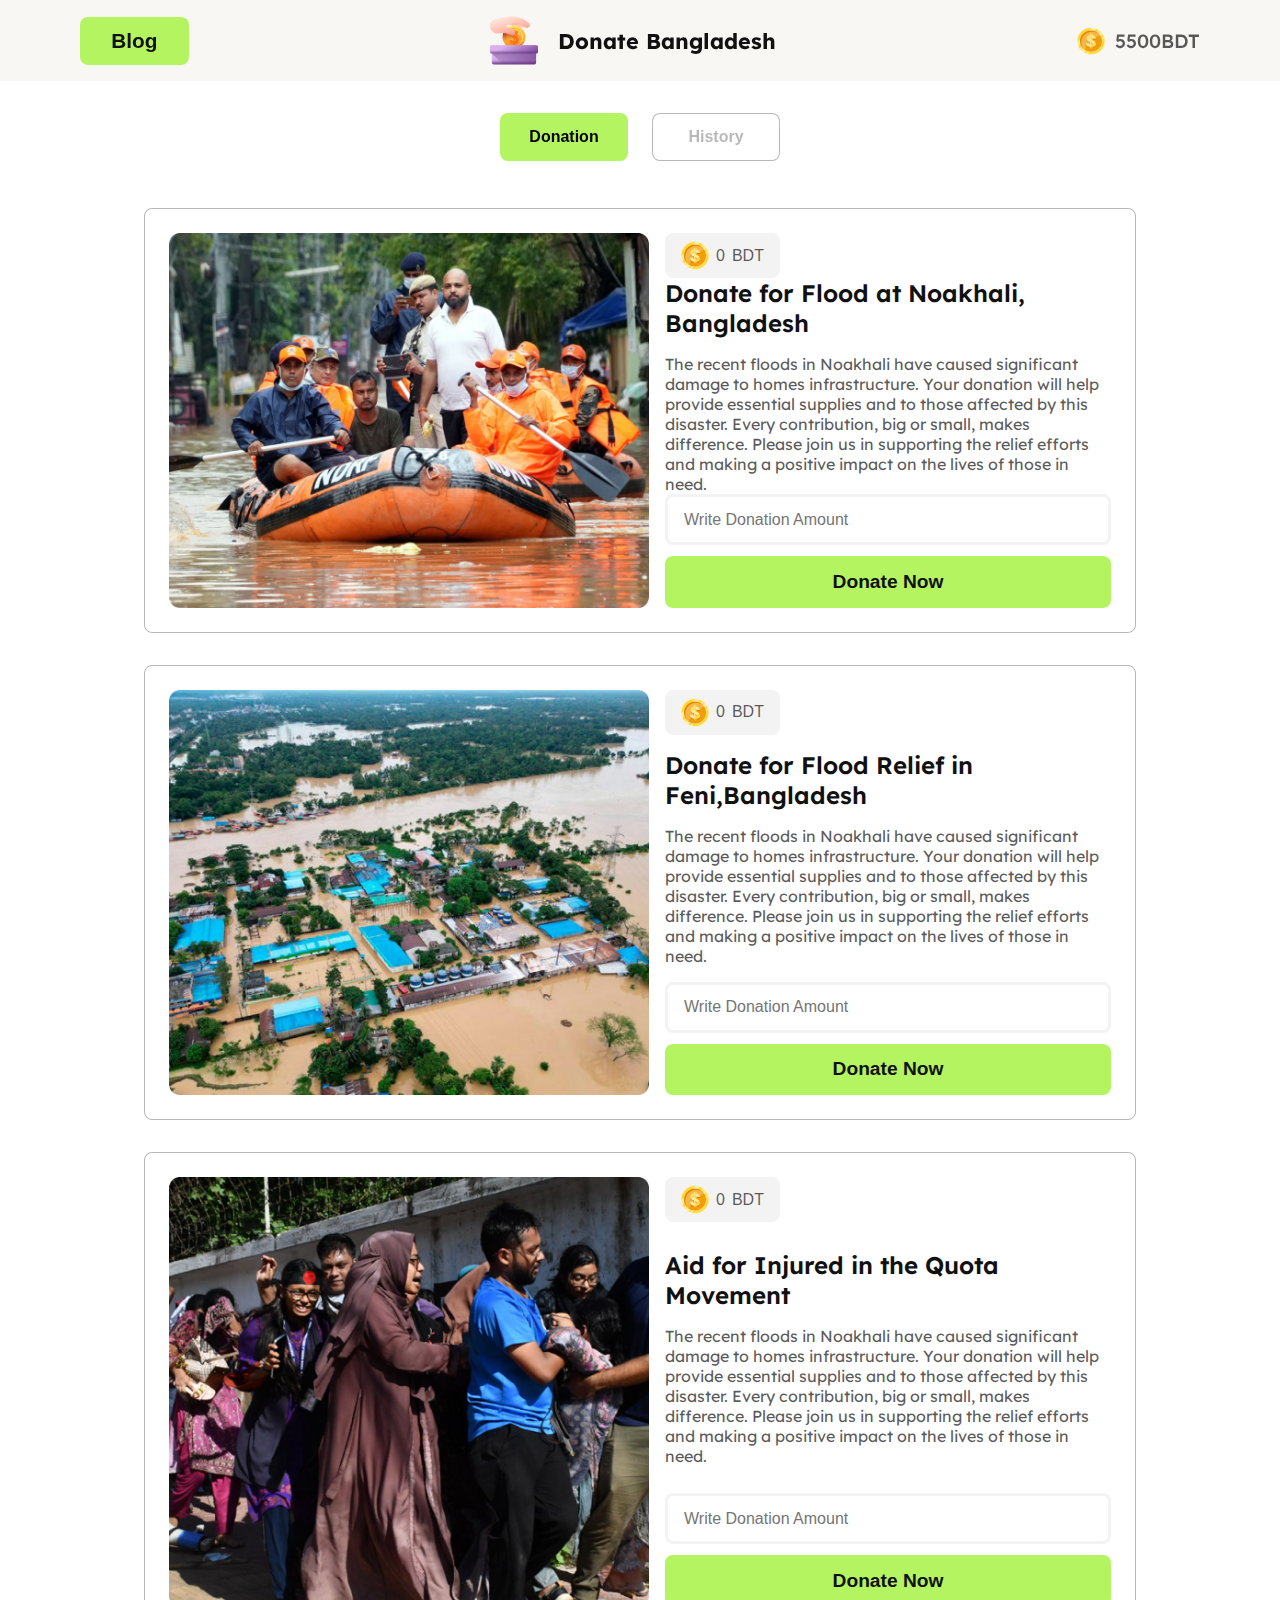
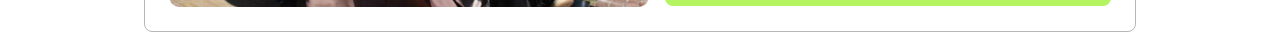
<file: index.html>
<!DOCTYPE html>
<html lang="en">
<head>
    <meta charset="UTF-8">
    <meta name="viewport" content="width=device-width, initial-scale=1.0">
    <title>Assignment 5</title>
    <link rel="shortcut icon" href="assets/logo.svg" type="image/x-icon">
    <link rel="stylesheet" href="style.css">
    <link rel="stylesheet" href="https://cdnjs.cloudflare.com/ajax/libs/font-awesome/6.6.0/css/all.min.css" integrity="sha512-Kc323vGBEqzTmouAECnVceyQqyqdsSiqLQISBL29aUW4U/M7pSPA/gEUZQqv1cwx4OnYxTxve5UMg5GT6L4JJg==" crossorigin="anonymous" referrerpolicy="no-referrer" />
</head>
<body>
    <nav class="first-nav">
        <!-- Blog -->
        <div class="nav-container">
            <div>
                <button id="blog">Blog</button>
            </div>
            <!-- Logo -->
            <div>
                <img src="assets/logo.png" alt="Brand logo"><h1>Donate Bangladesh</h1>
            </div>
            <!-- wallet -->
            <div>
                <img src="assets/coin.png" alt="Wallet coin image" width="28px" height="28px">
                <p id="wallet-balance">5500</p>
                <p>BDT</p>
            </div>
        </div>
        <div class="donation-and-history">
            <button class="active" id="donateSectionButton">Donation</button>
            <button class="a" id="historySectionButton">History</button>
        </div>
    </nav>
    <!-- another nav -->
    <nav class="second-nav">
        <!-- Blog -->
        <div class="nav-container">
            <!-- Logo -->
            <div style="font-weight: 500; font-size: 2.5rem;">=</div>
            <div>
                <img src="assets/logo.png" alt="Brand logo" class="asd"><h1>Donate Bangladesh</h1>
            </div>
            <!-- wallet -->
        </div>
        <!-- <div class="opens" id="opens" style="height: 100%;">
            <div>
                <button id="blog" class="rt">Blog</button>
                <div class="coinss">
                    <img src="assets/coin.png" alt="Wallet coin image" width="28px" height="28px">
                    <p id="wallet-balance">5500</p>
                    <p>BDT</p>
                </div>
            </div>
            <div style="font-weight: 500; font-size: 2rem;" onclick="close()">X</div>
        </div> -->
        <div class="donation-and-history">
            <button onclick="btn1()" class="active" id="donateSectionButton">Donation</button>
            <button onclick="btn2()" class="a" id="historySectionButton">History</button>
        </div>
    </nav>
    <main>
        <section class="donate-section" id="donate-sec">
                <!-- Card 1 -->
        <div>
            <img src="assets/noakhali.png" alt="Noakhali">
            <div>
                <button class="people-donate-amount"><img src="assets/coin.png"><p id="total-donation">0</p><p>BDT</p></button>
                <div class="para">
                    <h2>Donate for Flood at Noakhali, Bangladesh</h2>
                <p class="paragraph"> The recent floods in Noakhali have caused significant damage to homes  infrastructure. Your donation will help provide essential supplies and  to those affected by this disaster. Every contribution, big or small, makes  difference. Please join us in supporting the relief efforts and making a positive impact on the lives of those in need.</p>
                </div>
                <div class="donation-part">
                    <input id="input1" type="number" placeholder="Write Donation Amount">
                    <button id="button1" onclick="donateButton(document.getElementById('total-donation'), document.getElementById('input1'), document.getElementById('button1'))">Donate Now</button>
                </div>
            </div>
        </div>
        <!-- Card 2 -->
        <div>
            <img src="assets/feni.png" alt="Feni Flood" >
            <div>
                <button class="people-donate-amount"><img src="assets/coin.png"><p id="total-donation2">0</p><p>BDT</p></button>
                <div class="para">
                    <h2>Donate for Flood Relief in Feni,Bangladesh</h2>
                <p class="paragraph"> The recent floods in Noakhali have caused significant damage to homes  infrastructure. Your donation will help provide essential supplies and  to those affected by this disaster. Every contribution, big or small, makes  difference. Please join us in supporting the relief efforts and making a positive impact on the lives of those in need.</p>
                </div>
                <div class="donation-part">
                    <input id="input2" type="number" placeholder="Write Donation Amount">
                    <button id="button2" onclick="donateButton(document.getElementById('total-donation2'), document.getElementById('input2'), document.getElementById('button2'))">Donate Now</button>
                </div>
            </div>
        </div>
        <!-- Card 3 -->
        <div>
            <img src="assets/quota-protest.png" alt="Quota movement">
            <div>
                <button class="people-donate-amount"><img src="assets/coin.png"><p id="total-donation3">0</p><p>BDT</p></button>
                <div class="para">
                    <h2>Aid for Injured in the Quota Movement</h2>
                <p class="paragraph"> The recent floods in Noakhali have caused significant damage to homes  infrastructure. Your donation will help provide essential supplies and  to those affected by this disaster. Every contribution, big or small, makes  difference. Please join us in supporting the relief efforts and making a positive impact on the lives of those in need.</p>
                </div>
                <div class="donation-part">
                    <input id="input3" type="number" placeholder="Write Donation Amount">
                    <button id="button3" onclick="donateButton(document.getElementById('total-donation3'), document.getElementById('input3'), document.getElementById('button3'))">Donate Now</button>
                </div>
            </div>
        </div>
        </section>
        <section class="history-section" id="history-sec">
            <!-- !!!!!Template!!!!! -->
            <!-- <div>
                <h2>96500 Taka is Donated for famine-2024 at Feni, Bangladesh</h2>
                <p>Date : Tue Sep 17 2024 08:39:11 GMT +0600 (Bangladesh Standard Time)</p>   
            </div> -->
        </section>
        <section>
            <div id="popup" popover>
                <h3 style="color: rgb(67, 71, 68); font-size: 1.7rem; font-weight: 600; ">Congrates!</h3><br>
                <img src="assets/coin.png"><br>
                <p>You Have Donated For Humankind</p>
                <p>Successfully</p>
                <button popovertarget="popup" popovertargetaction="hide">Close confirmation</button>
            </div>
        </section>
    </main>

    <script src="func.js"></script>
</body>
</html>
</file>
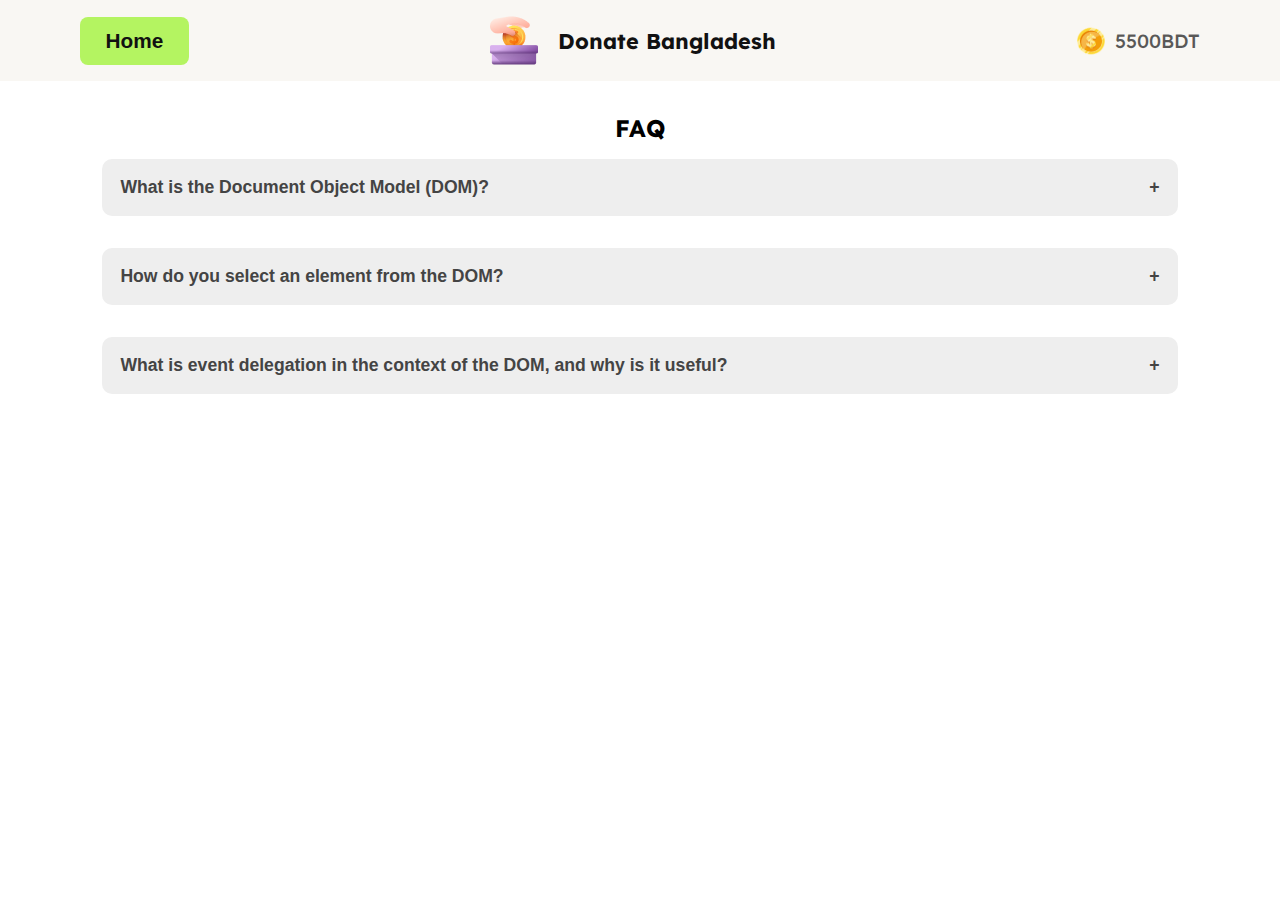
<file: blog.html>
<!DOCTYPE html>
<html lang="en">
<head>
    <meta charset="UTF-8">
    <meta name="viewport" content="width=device-width, initial-scale=1.0">
    <title>All Blogs</title>
    <link rel="shortcut icon" href="assets/logo.svg" type="image/x-icon">
    <link rel="stylesheet" href="blog.css">
</head>
<body>
    <!-- Nav  -->
    <nav>
        <div class="nav-container nav-container-f">
            <div>
                <button id="home" onclick="home()" >Home</button>
            </div>
            <!-- Logo -->
            <div>
                <img src="assets/logo.png" alt="Brand logo"><h1>Donate Bangladesh</h1>
            </div>
            <!-- Wallet -->
            <div>
                <img src="assets/coin.png" alt="Wallet coin image" width="28px" height="28px">
                <p id="wallet-balance">5500</p>
                <p>BDT</p>
            </div>
        </div>
    </nav>


<!-- another nav -->
 <nav class="second-nav">
    <div class="nav-container nav2">
        <div id="open">=</div>
        <div>
            <img src="assets/logo.png" alt="Brand logo"><h1>Donate Bangladesh</h1>
        </div>
    </div>
    <div class="burger" id="burger">
        <div class="abc">
            <div>
                <button id="home" onclick="home()" class="home">Home</button>
            </div>
            <div class="coin">
                <img src="assets/coin.png" alt="Wallet coin image" width="28px" height="28px">
                <p id="wallet-balance">5500</p>
                <p>BDT</p>
            </div>
        </div>
        <div id="close" style="margin-top: 1rem; font-weight: 500; font-size: 1.5rem; height: fit-content; width: fit-content; background-color: rgba(202, 190, 190, 0.425); border-radius: 10px;">X</div>
    </div>
 </nav>
    <main>
        <h2 style="text-align: center; margin-bottom: 1rem;">FAQ</h2>

        <div class="accordion-container">
            <button class="accordion">What is the Document Object Model (DOM)?<span class="plus-minus">+</span></button>
            <div class="panel">
                <p>The Document Object Model (DOM) is a programming interface for HTML and XML documents. It represents the document as a tree structure, where each node is an object (e.g., elements, attributes, text). Using languages like JavaScript, developers can dynamically access, modify, or delete these objects. This enables real-time updates to content, structure, and styles on a webpage. The DOM is key to making web pages interactive.</p>
            </div>
        </div>

        <div class="accordion-container">
            <button class="accordion">How do you select an element from the DOM?<span class="plus-minus">+</span></button>
            <div class="panel">
                <p>To select an element from the DOM, you can use several methods in JavaScript. The getElementById(id) method selects a single element by its unique ID. For multiple elements, getElementsByClassName(className) returns a live collection of elements with a specific class, while getElementsByTagName(tagName) retrieves all elements of a particular tag. Additionally, querySelector(selector) selects the first matching element using a CSS selector, and querySelectorAll(selector) returns all matching elements as a static NodeList. These methods facilitate easy manipulation of HTML elements on a web page.</p>
            </div>
        </div>

        <div class="accordion-container">
            <button class="accordion">What is event delegation in the context of the DOM, and why is it useful?<span class="plus-minus">+</span></button>
            <div class="panel">
                <p>Event delegation is a technique in the DOM where a single event listener is attached to a parent element to manage events for multiple child elements. When an event occurs on a child, it bubbles up to the parent, which can then handle it. This approach improves performance by reducing the number of listeners and simplifies code maintenance. It also allows newly added child elements to automatically inherit the parent’s event handling. Overall, event delegation promotes efficient and manageable event handling in dynamic web applications.</p>
            </div>
        </div>
    </main>

    <script src="blog.js"></script>
</body>
</html>
</file>
<file: style.css>
@import url('https://fonts.googleapis.com/css2?family=Lexend:wght@100..900&display=swap');
*{
    padding: 0;
    margin: 0;
    box-sizing: border-box;
}
html, body{
    height: 100%;
    width: 100%;
    font-family: "Lexend", sans-serif;
}
/* nav designs */
nav{
    background-color: rgba(255, 255, 255, 0.4);
    backdrop-filter: blur(9px);
    position: fixed;
    top: 0;
    padding-bottom: 1rem;
    width: 100%;
    z-index: 1;
}
.nav-container{
    display: flex;
    justify-content: space-between;
    align-items: center;
    background-color: #F9F7F3;
    padding: 1rem 5rem;
}
.nav-container div:nth-child(2){
    display: flex;
    align-items: center;
    column-gap: 20px;
    cursor: pointer;
}
.nav-container div:nth-child(3){
    display: flex;
    align-items: center;
}
.nav-container div:nth-child(3) img{
    margin-right: 10px;
}
nav h1{
    color: #111111;
    font-size: 1.35rem;
}
.nav-container button{
    height: 3rem;
    width: 6.8rem;
    color: #111111;
    font-size: 1.30rem;
    background-color: #B4F461;
    border: none;
    border-radius: 8px;
    cursor: pointer;
    transition: transform 300ms;
    transform-origin: top left;
    font-weight: 600;
}
nav p{
    color: #111111B2;
    font-size: 1.2rem;
    font-weight: 500;
}
.donation-and-history{
    display: flex;
    justify-content: center;
    column-gap: 1.5rem;
    margin-top: 2rem;
}
.donation-and-history button{
    height: 3rem;
    width: 8rem;
    border-radius: 8px;
    border: 1px solid #1111114D;
    color: #1111114D;
    background-color: white;
    cursor: pointer;
    font-size: 1rem;
    font-weight: 600;
    transition: all 250ms;
}
/* active status */
.active{
    background-color: #B4F461 !important;
    color: black !important;
    border: none !important;
}
/* Body part */
/* main{

} */
.donate-section{
    margin-top: 12rem;
    padding: 1rem 9rem;
    display: flex;
    flex-direction: column;
    row-gap: 2rem;
}
/* .donate-section{display: none;} */
.donate-section > div{
    display: flex;
    justify-content: space-between;
    align-items: space-between;
    column-gap: 1rem;
    border: 1px solid #1111114D;
    padding: 1.5rem;
    border-radius: 8px;
    max-height: fit-content;
    max-width: fit-content;
}
.donate-section > div > img{
    width: 100%;
    max-width: 30rem;
    height: auto;
}
.donate-section > div > div{
    max-width: 32rem;
    display: flex;
    flex-direction: column;
    justify-content: space-between;
}
.donate-section h2{
    font-size: 1.5rem;
    color: #111111;
    font-weight: 600;
}
.donate-section .paragraph{
    color: #111111B2;
    font-weight: 400;
    font-size: 1rem;
}
.para h2{
    margin-bottom: 1rem;
}
.donate-section .people-donate-amount{
    display: flex;
    align-items: center;
    justify-content: center;
    column-gap: 7px;
    color: #111111B2;
    font-size: 1rem;
    font-weight: 400;
    border: none;
    border-radius: 8px;
    max-height: fit-content;
    max-width: fit-content;
    padding: 0.5rem 1rem;
    background-color: #1111110D;
}
.donation-part{
    display: flex;
    flex-direction: column;
    row-gap: 0.7rem;
}
.donation-part input{
    width: 100%;
    height: 3.2rem;
    color: black;
    border: 3px solid #1111110D;
    padding: 1rem;
    border-radius: 8px;
    background-color: white;
    font-size: 1rem;
}
.donation-part input::-webkit-outer-spin-button,
input::-webkit-inner-spin-button {
    -webkit-appearance: none;
    margin: 0;
}
.donation-part button{
    border: none;
    color: #111111;
    border-radius: 8px;
    font-size: 1.2rem;
    font-weight: 600;
    background-color: #B4F461;
    width: 100%;
    cursor: pointer;
    height: 3.2rem;
    transition: all 200ms;
}
.hide div{
    display: none;
}
.extra{
    visibility: hidden;
}
.history-section{
    display: flex;
    flex-direction: column;
    justify-content: center;
    align-items: center;
    max-height: fit-content;
    max-width: fit-content;
}
.history-section  div{
    max-width: fit-content;
    max-height: fit-content;
    display: flex;
    flex-direction: column;
    justify-content: center;
    align-items: flex-start;
    padding: 1.5rem;
}
.history-section  div div{
    border: 2px solid rgb(156 163 175);
    border-radius: 8px;
}
main{
    display: flex;
    flex-direction: column;
    align-items: center;
}
.history-section h2{
    color: #111111;
    font-weight: 600;
    font-size: 1.4rem;
    margin-bottom: 0.7rem;
}
.history-section p{
    color: #111111;
    font-size: 0.9rem;
    font-weight: 400;
}
#popup{
    max-height: fit-content;
    min-width: 19rem;
    border-radius: 8px;
    background-color: white;
    border: none;
    padding: 1.5rem;
    text-align: center;
    position: fixed;
    top: 50%;
    left: 50%;
    transform: translate(-50%, -50%);
}
#popup button{
    height: 2.2rem;
    width: 9.5rem;
    color: #757474;
    font-size: 1rem;
    font-weight: 400;
    border: none;
    border-radius: 8px;
    background-color: #e6e8e6;
    cursor: pointer;
    transition: all 200ms;
    margin-top: 1rem;
}
#popup button h3{
    font-size: 1.3rem;
    font-weight: 600;
}
#popup button P{
    font-size: 1rem;
    font-weight: 400;
}
.second-nav{
    display: none;
}
.opens{
    max-width: fit-content;
    padding: 2rem;
    display: flex;
    justify-content: space-between;
    align-items: flex-start;
    column-gap: 1.6rem;
    position: fixed;
    top: 0;
    left: 0;
    background-color: whitesmoke;
}




@media (max-width: 799px) {
    .first-nav{
        display: none;
    }
    .coinss{
        display: flex;
        column-gap: 0.3rem;
    }
    .second-nav{
        display: block;
    }
    .donate-section > div{
        flex-direction: column;
        padding: 1rem 1rem;
    }
    .donate-section > div img{
        margin-bottom: 0.7rem;
    }
    .donate-section{
        margin-top: 16rem;
        padding: 1rem 1.5rem;
        display: flex;
        flex-direction: column;
        row-gap: 2rem;
    }
    .nav-container{
        justify-content: space-between;
        padding: 0.6rem 0.9rem;
    }
    .rt{
        height: 3rem;
        width: 6.8rem;
        color: #111111;
        font-size: 1.30rem;
        background-color: #B4F461;
        border: none;
        border-radius: 8px;
        margin-bottom: 0.7rem;
    }
}


/* all big screen  effects */
@media screen and (min-width: 800px){
    /* nav part */
    .nav-container button:hover{
        transform: scale(1.07);
    }
    .nav-container button:active{
        transform: scale(1);
    }
    .donation-and-history button:hover{
        background-color: #B4F461;
        color: black;
        border: none;
    }
    /* main part */
    .donation-part button:hover{
        background-color: #cafa8b;
    }
    .donation-part button:active{
        background-color: #B4F461;
    }
    .donation-part input:focus { 
        outline: none !important;
        border-color: #719ECE;
     }
     /* Modal */
     #popup button:hover{
        transform: scale(1.05);
     }
     #popup button:active{
        transform: scale(1);
     }
     #popup{
        width: 30rem;
     }
}
</file>
<file: blog.css>
@import url('https://fonts.googleapis.com/css2?family=Lexend:wght@100..900&display=swap');
* {
    padding: 0;
    margin: 0;
    box-sizing: border-box;
}
html, body {
    height: 100%;
    width: 100%;
    font-family: "Lexend", sans-serif;
}

/* Nav designs */
nav {
    padding-bottom: 1rem;
    width: 100%;
    z-index: 1;
}
.nav-container {
    display: flex;
    justify-content: space-between;
    align-items: center;
    background-color: #F9F7F3;
    padding: 1rem 5rem;
}
.nav-container div:nth-child(2) {
    display: flex;
    align-items: center;
    column-gap: 20px;
    cursor: pointer;
}
.nav-container div:nth-child(3) {
    display: flex;
    align-items: center;
}
.nav-container div:nth-child(3) img {
    margin-right: 10px;
}
nav h1 {
    color: #111111;
    font-size: 1.35rem;
}
.nav-container button {
    height: 3rem;
    width: 6.8rem;
    color: #111111;
    font-size: 1.30rem;
    background-color: #B4F461;
    border: none;
    border-radius: 8px;
    cursor: pointer;
    transition: transform 300ms;
    font-weight: 600;
}
nav p {
    color: #111111B2;
    font-size: 1.2rem;
    font-weight: 500;
}

main {
    padding: 1rem 8%;
}
main h1{
    text-align: center;
}
/* Accordion styles */
.accordion-container {
    margin-bottom: 1rem; /* Gap between each accordion */
}
.accordion {
    background-color: #eee;
    color: #444;
    cursor: pointer;
    padding: 18px;
    width: 100%;
    border: none;
    text-align: left;
    outline: none;
    font-size: 1.1rem;
    font-weight: 600;
    transition: all 400ms;
    display: flex;
    justify-content: space-between;
    align-items: center;
    border-radius: 10px;
}
.accordion:hover {
    background-color: #dcdcdc;
}

.accordion-container {
    display: flex;
    flex-direction: column;
}

.panel {
    max-height: 0;
    overflow: hidden;
    transition: all 400ms;
    background-color: #f1f1f1;
    padding: 0 18px;
    margin-bottom: 1rem;
    border-bottom-left-radius: 8px;
    border-bottom-right-radius: 8px;
    color: #444;
    /* max-height: fit-content; */
    /* padding: 1.3rem; */
}

/* Open panel */
.active + .panel {
    max-height: 100px; /* Adjust based on content size */
    padding: 18px;
}

/* Active state */
.accordion.active {
    background-color: #ccc;
    color: #222;
}
.burger{
    height: 100%;
    max-width: fit-content;
    background-color: whitesmoke;
    /* padding-top: 1.3rem;
    padding-left: 1rem; */
    position: fixed;
    left: 0;
    top: 0;
    animation-name: open;
    animation-duration: 400ms;
}
@keyframes open{
    o%{
        left: -20%;
    }
    100%{
        left: 0;
    }
}
.burger .coin{
    display: flex;
    column-gap: 0.2rem;
}
.burger .home{
    font-size: 17px;
    padding: 0.5em 2em;
    border: transparent;
    box-shadow: 2px 2px 4px rgba(0,0,0,0.4);
    background: #29a329;
    color: white;
    border-radius: 4px;
    margin-top: 2rem;
   }
.abc{
    margin-right: 3rem;
}
.second-nav{
    display: none;
}
.second-nav div{
    padding: 0.5rem 1rem;
}
.nav2:nth-child(1){
    font-size: 2.3rem;
    position: fixed;
    width: 100%;
    top: 0;
    font-weight: 600;
}
#close{
    position: absolute;
    top: 15px;
    right: 15px;
}

/* mobiles */
@media (max-width: 580px) {
    .second-nav{
        display: block;
    }
    .burger{
        display: none;
    }
    .nav-container-f{
        display: none;
    }
}
/* tablet */
@media (min-width: 581px) and (max-width: 868px) {
    .second-nav{
        display: block;
    }
    .burger{
        display: none;
    }
    .nav-container-f{
        display: node;
    }
}
/* All big screen effects */
@media screen and (min-width: 800px) {
    .nav-container button:hover {
        transform: scale(1.07);
    }
    .nav-container button:active {
        transform: scale(1);
    }
}
</file>
